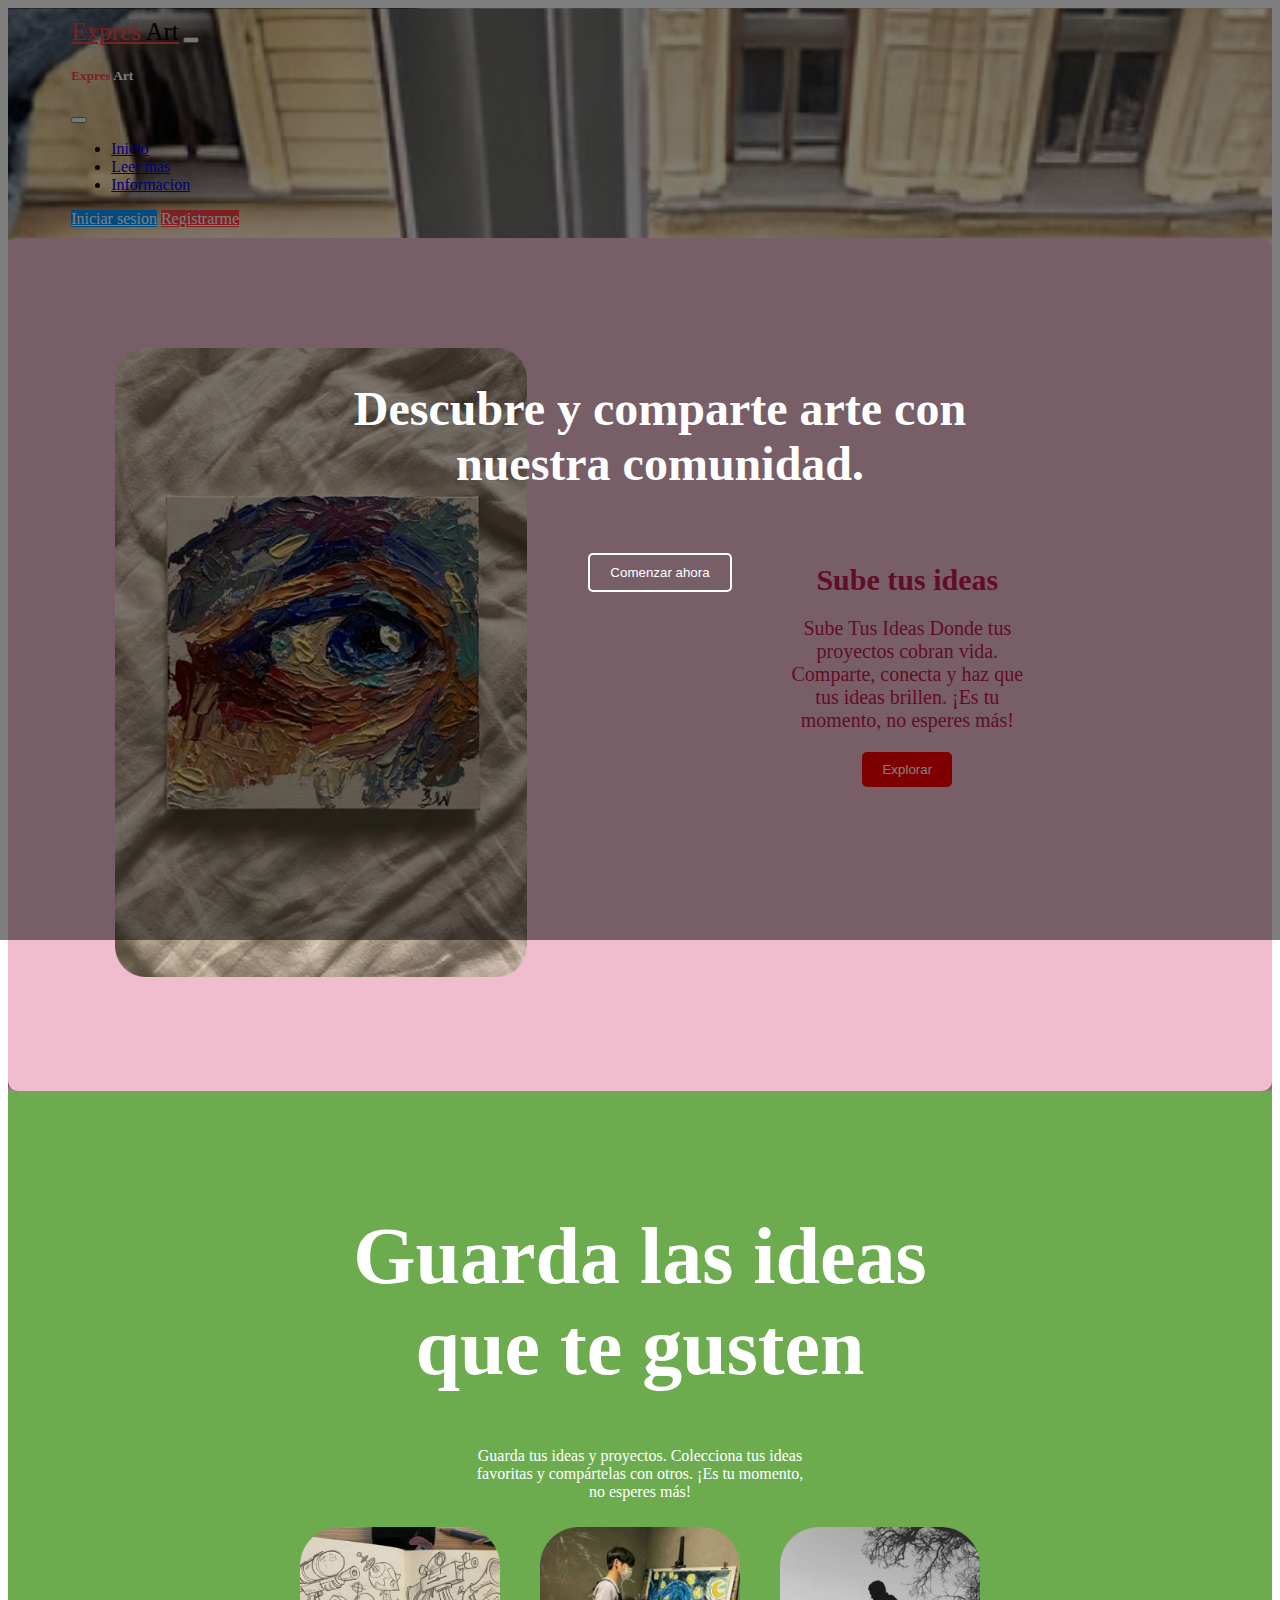
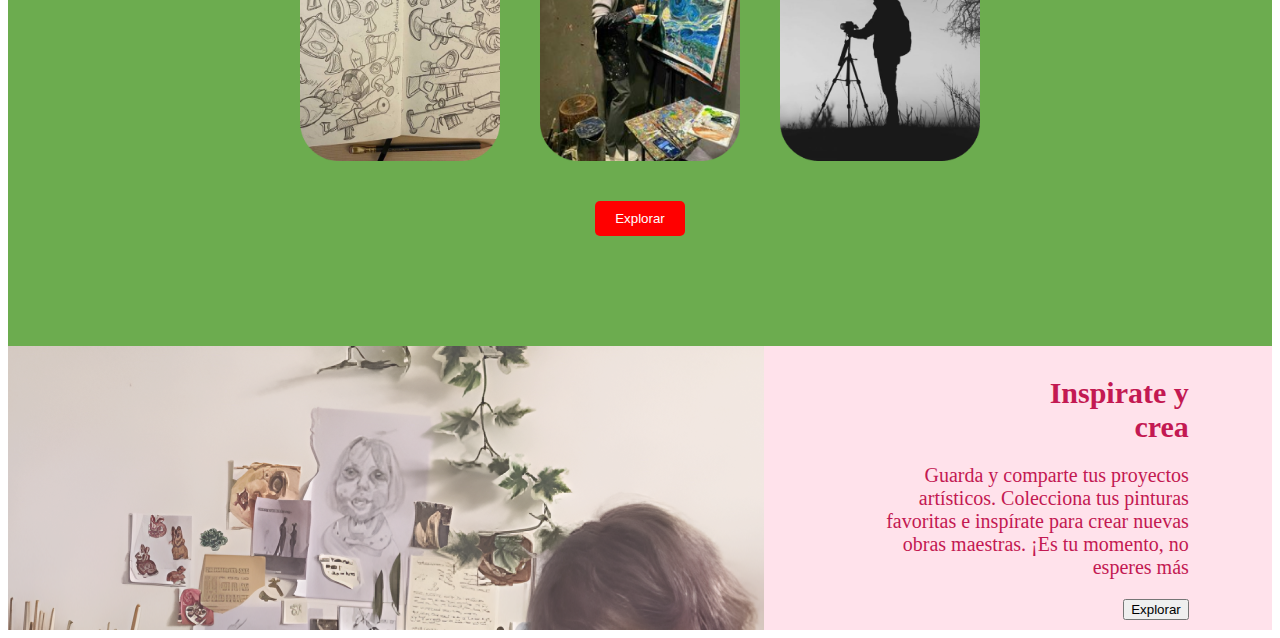
<file: Proyecto_Galeria/index.html>
<!doctype html>
<html lang="en">
    <head>
    <meta charset="utf-8">
    <meta name="viewport" content="width=device-width, initial-scale=1">
    <title>Galeria de arte</title>
    <link rel="icon" href="./LOGO_OFI.png">
    <link rel="stylesheet" href="./styles.css">
    <link href="https://cdn.jsdelivr.net/npm/bootstrap@5.3.2/dist/css/bootstrap.min.css" rel="stylesheet" integrity="sha384-T3c6CoIi6uLrA9TneNEoa7RxnatzjcDSCmG1MXxSR1GAsXEV/Dwwykc2MPK8M2HN" crossorigin="anonymous">
</head>
<body>
    <header class="vh-100">
        <nav class="navbar navbar-expand-lg bg-body-tertiary fixed-top" style="padding:  10px 5%;">
            <div class="container">
                <a class="navbar-brand fw-bold" href="#" style="color: #F94144; font-size: 25px;" >Expres <span style="color: black;">Art</span></a>
                <button class="navbar-toggler" type="button" data-bs-toggle="offcanvas" data-bs-target="#offcanvasDarkNavbar" aria-controls="offcanvasDarkNavbar" aria-label="Toggle navigation">
                    <span class="navbar-toggler-icon"></span>
                </button>
                <div class="offcanvas offcanvas-end text-bg-dark" tabindex="-1" id="offcanvasDarkNavbar" aria-labelledby="offcanvasDarkNavbarLabel">
                    <div class="offcanvas-header">
                        <h5 class="offcanvas-title fw-bold" id="offcanvasDarkNavbarLabel" style="color:#F94144">Expres <span style="color: rgb(255, 255, 255);">Art</span></h5>
                        <button type="button" class="btn-close btn-close-white" data-bs-dismiss="offcanvas" aria-label="Close"></button>
                    </div>
                    <div class="offcanvas-body d-flex flex-column flex-lg-row p-4 p-lg-0">
                        <ul class="navbar-nav justify-content-center align-items-center fs-5 flex-grow-1 pe-3">
                            <li class="nav-item">
                                <a class="nav-link " aria-current="page" href="#" >Inicio</a>
                            </li>
                            <li class="nav-item">
                                <a class="nav-link" href="#" >Leer mas</a>
                            </li>
                            <li class="nav-item">
                                <a class="nav-link" href="#">Informacion</a>
                            </li>
                        </ul>
                        <div class="d-flex flex-column flex-lg-row  justify-content-center align-items-center gap-3">
                            <a href="./inicio-sesion.html" class="tex-white text-decoration-none px-3 py-1 rounded-2" style="  background-color: #0496FF; color: white;" >Iniciar sesion</a>
                            <a href="#sign up" class="tex-white text-decoration-none px-3 py-1 rounded-2" style="background-color: #F94144; color: white;">Registrarme</a>
                        </div>
                    </div>
                </div>
            </div>
        </nav>

        <!-- seccion-1 -->
        <section class="contenedo h-100 d-flex align-items-center justify-content-center">
            <div class="cuadro-negro">
                <h1 class="text text-light text-center text-white" style="font-size: 48px;" >Descubre y comparte arte con <br> nuestra comunidad.</h1>
                <div>
                    <button class="boton">Comenzar ahora</button>
                </div>
            </div>
        </section>

        <!-- seccion 2 -->
        <section class="segunda-seccion">
            <div class="image-container">
                <img src="./img/img-1.png" alt="Artwork">
            </div>
            <div class="texto-contenedor">
                <h1>Sube tus ideas</h1>
                <p>Sube Tus Ideas Donde tus <br> proyectos cobran vida. <br> Comparte, conecta y haz que <br> tus ideas brillen.
                    ¡Es tu <br>momento, no esperes más!</p>
                    <button>Explorar</button>
                </div>
            </section>
            
            
            <!-- seccion 3 -->
            <section class="tercera-seccion">
                    <h1>Guarda las ideas <br> que te gusten</h1>
                    <p>Guarda tus ideas y proyectos. Colecciona tus ideas <br>favoritas y compártelas con otros. ¡Es tu momento, <br> no esperes más!</p>
                    <div class="tercera-seccion-img">
                        <img src="./img/img-2.png" alt="img-1">
                        <img src="./img/img-3.png" alt="img-2">
                        <img src="./img/img-4.png" alt="img-3">
                    </div>
                    <div class="tercera-seccion-boton">
                        <button>Explorar</button>
                    </div>
            </section>
            
            <!-- seccion 4 -->

            <section class="cuarta-seccion">
                <div class="contenido-seccion">
                    <h1>Inspirate y <br> crea</h1>
                    <p>Guarda y comparte tus proyectos  <br>artísticos. Colecciona tus pinturas  <br>favoritas e inspírate para crear nuevas <br> obras maestras. ¡Es tu momento, no <br> esperes más</p>
                    <button>Explorar</button>
                </div>

            </section>
    </header>

    <script src="https://cdn.jsdelivr.net/npm/bootstrap@5.3.2/dist/js/bootstrap.bundle.min.js" integrity="sha384-C6RzsynM9kWDrMNeT87bh95OGNyZPhcTNXj1NW7RuBCsyN/o0jlpcV8Qyq46cDfL" crossorigin="anonymous"></script>
</body>
</html>
</file>
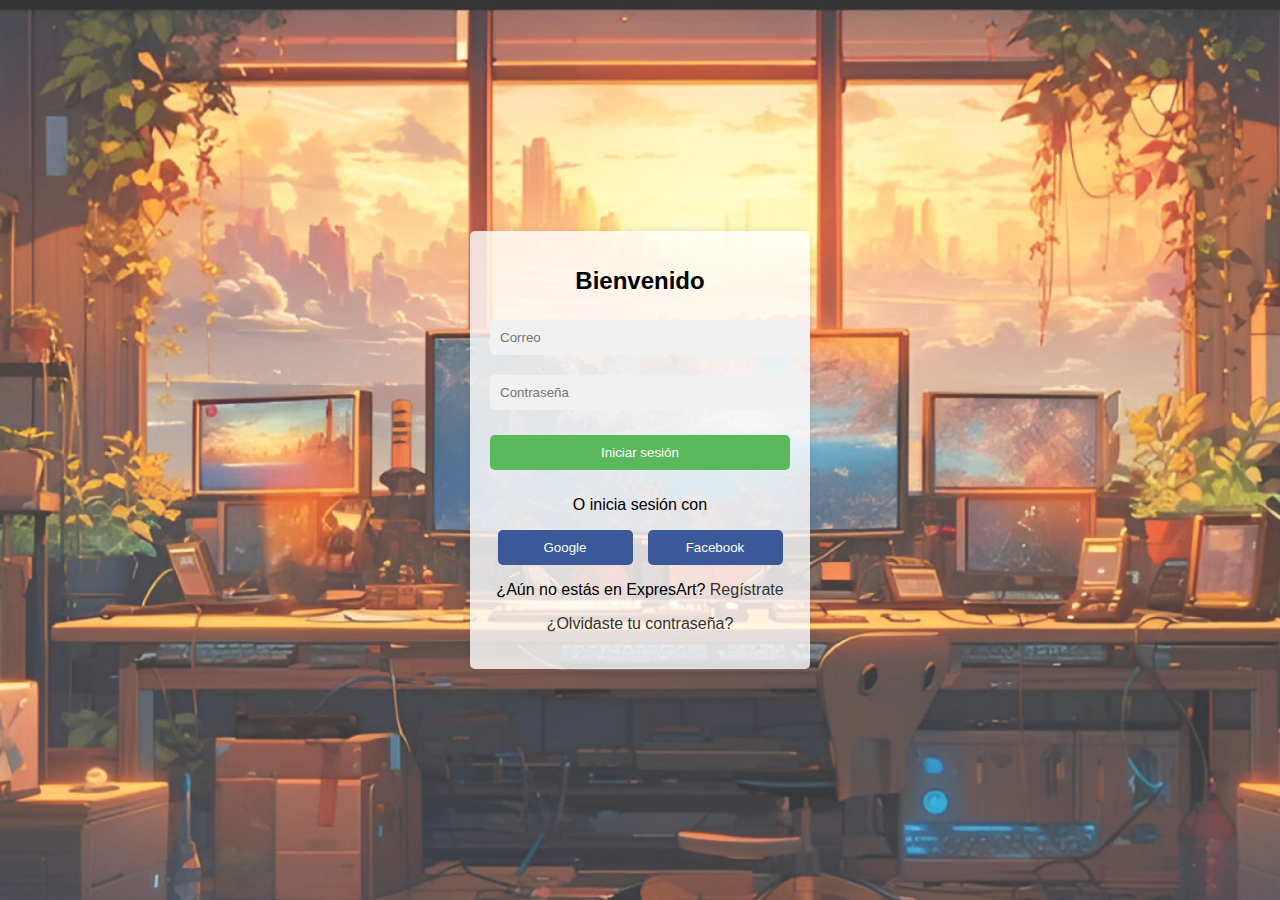
<file: BOCETO_PROYECT/iniciar-sesion.html>
<!DOCTYPE html>
<html lang="es">
<head>
    <meta charset="UTF-8">
    <meta name="viewport" content="width=device-width, initial-scale=1.0">
    <title>Página de Inicio</title>
    <link rel="stylesheet" href="./iniciar-sesion.css">
</head>
<body>
    <div class="container">
        <div class="login-box">
            <h1>Bienvenido</h1>
            <form>
                <div class="textbox">
                    <input type="text" placeholder="Correo" name="correo">
                </div>
                <div class="textbox">
                    <input type="password" placeholder="Contraseña" name="contrasena">
                </div>
                <button type="submit" class="btn">Iniciar sesión</button>
                <p>O inicia sesión con</p>
                <div class="social-login">
                    <button class="btn-google">Google</button>
                    <button class="btn-facebook">Facebook</button>
                </div>
                <p>¿Aún no estás en ExpresArt? <a href="#">Regístrate</a></p>
                <p><a href="#">¿Olvidaste tu contraseña?</a></p>
            </form>
        </div>
    </div>
</body>
</html>
</file>
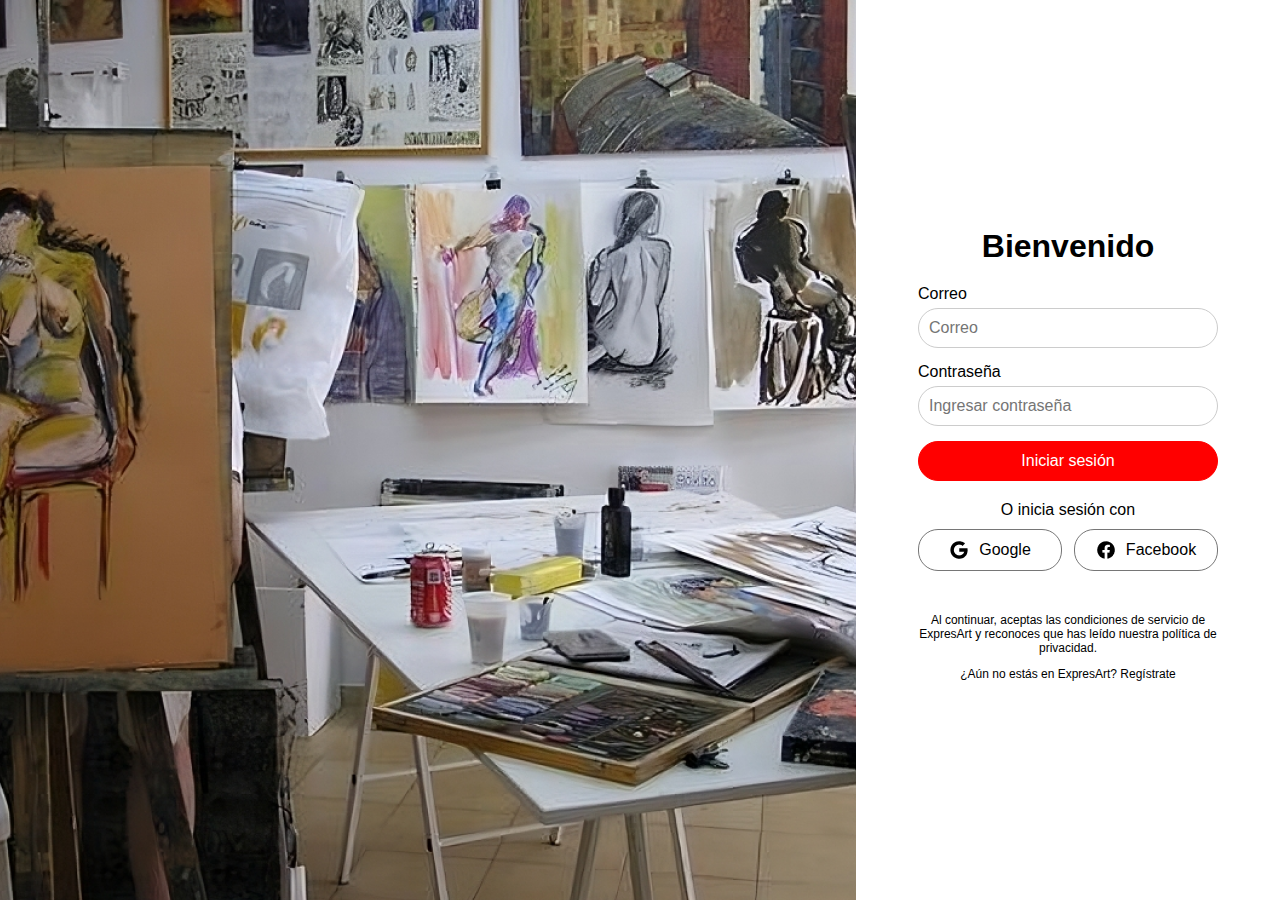
<file: Proyecto_Galeria/inicio-sesion.html>
<!DOCTYPE html>
<html lang="es">

<head>
  <meta charset="UTF-8">
  <meta name="viewport" content="width=device-width, initial-scale=1.0">
  <title>Login</title>
  <link rel="stylesheet" href="./inicio-sesion.css">
</head>

<body>
  <div class="container">
    <div class="imagen-section">
      <img src="./img/fondo-iniciar-sesion.png" alt="Art Studio">
    </div>
    <div class="login-section">
      <h1>Bienvenido</h1>
      <form action="#" method="POST">
        <label for="email">Correo</label>
        <input type="email" id="email" name="email" placeholder="Correo" required>
        <label for="password">Contraseña</label>
        <input type="password" id="password" name="password" placeholder="Ingresar contraseña" required>
        <button class="login-btn" type="submit">Iniciar sesión</button> <!-- Agrega la clase 'login-btn' aquí -->
      </form>
      <div class="social-login">
        <p>O inicia sesión con</p>
        <div class="social-buttons">
          <button class="google-btn">
            <img src="./icons/logo-google.png" alt="Google"> Google
          </button>
          <button class="facebook-btn">
            <img src="./icons/logo-facebook.png" alt="Facebook"> Facebook
          </button>
        </div>
      </div>
      <div class="footer">
        <p>Al continuar, aceptas las <a href="#">condiciones de servicio</a> de ExpresArt y reconoces que has leído
          nuestra <a href="#">política de privacidad</a>.</p>
        <p>¿Aún no estás en ExpresArt? <a href="./registro.html">Regístrate</a></p>
      </div>
    </div>
  </div>
</body>

</html>
</file>
<file: Proyecto_Galeria/styles.css>
header {
    background-image: url(./img/Fondo.png);
    background-size: cover;
    background-position: center;
}

header h1 {
    font-size: 5rem;
}



/* primera seccion */

.contenedor{
    position: relative;
    width: 100%;
    height: 100vh;
    overflow: hidden;
    display: flex;
    align-items: center;
    justify-content: center;
}

.cuadro-negro{
    position: absolute;
    top: 0;
    left: 0;
    width: 100%;
    height: 100%;
    background: rgba(0, 0, 0, 0.5); 
    display: flex;
    flex-direction: column;
    justify-content: center;
    align-items: center;
    text-align: center;
    color: white;
    z-index: 2;
}

.boton{
    margin-top: 30px;
}

.boton{
    padding: 10px 20px;
    border-radius: 10px;
    background-color: transparent;
    border: 2px solid white;
    color: white;
    border-radius: 5px;
}

.boton:hover{
    background-color:#000000 ;
}

.cuadro-negro{
    position: absolute;
    top: 0;
    left: 0;
    width: 100%;
    height: 100%;
    background: rgba(0, 0, 0, 0.5);
    display: flex;
    flex-direction: column;
    justify-content: center;
    align-items: center;
    text-align: center;
    color: white;
    padding: 20px;
}

  /* segunda seccion */

.segunda-seccion {
    display: flex;
    flex-direction: row;
    align-items: center;
    background-color: #f1bdce;
    padding: 110px 8.5%;
    border-radius: 10px;

}

.image-container {
    flex: 1;
    margin-right: 20px;
}

.image-container img {
    max-width: 80%;
    border-radius: 10px;
}

.texto-contenedor {
    flex: 1;
    text-align: center;
}

.texto-contenedor h1 {
    color: #C31952;
    font-size: 30px;
    margin-bottom: 10px;
}

.texto-contenedor p {
    color: #C31952;
    font-size:  20px;;
    margin-bottom: 20px;
}

.texto-contenedor button {
    background-color: #FF0000; 
    color: white;
    padding: 10px 20px;
    border: none;
    border-radius: 5px;
    cursor: pointer;
}

.texto-contenedor button:hover {
    background-color:#D40000 ;
}

  /* seccion-tercera */

.tercera-seccion{
    background-color:#6CAC4F;
    text-align: center;
    padding: 110px 15%; 
}

.tercera-seccion h1{
    color: #FFFFFF;
    margin-top: 10px;
}

.tercera-seccion p{
    color: #FFFFFF;
}

.tercera-seccion-img{
    display: flex;
    justify-content: center;
    gap: 20px;
    flex-wrap: wrap;
}
.tercera-seccion-img img{
    margin: 10px;
    max-width: 200px;
    height: auto;
    border-radius: 15px;
}

.tercera-seccion-boton{
    margin-top: 30px;
}
.tercera-seccion button {
    background-color: #FF0000; 
    color: white;
    padding: 10px 20px;
    border: none;
    border-radius: 5px;
    cursor: pointer;
}
.tercera-seccion button:hover {
    background-color: #CC0000;
}

/* cuarta seccion */

.cuarta-seccion{
    background-image: url(./img/Fondo_fond.png);
    background-repeat: no-repeat;
    background-color: #FFE2EB;
    width: 100%;
    height: 100%;
    text-align: center;

}

.contenido-seccion{
    text-align: end;
    text-align: end;
    margin: 0 20px;
    padding: 10px 5%;
}
.contenido-seccion h1{
    color: #C31952;
    font-size: 30px;
    margin-bottom: 10px;
}
.contenido-seccion p{
    color: #C31952;
    font-size:  20px;;
    margin-bottom: 20px;

}






@media(max-width:768px){
    .segunda-seccion {
        flex-direction: column;
        padding: 50px 10%;
}
.image-container{
    margin-right: 0;
    margin-bottom: 20px;
    }

    .image-container img{
        max-width: 100%;
    }
    .texto-contenedor p{
        font-size: 16px;
    }
    .texto-contenedor buttom { 
        font-size: 14px;
        padding: 10px 20px;
    }
}
</file>
<file: BOCETO_PROYECT/iniciar-sesion.css>
body {
    margin: 0;
    padding: 0;
    font-family: Arial, sans-serif;
    background: url('./fondo-iniciar-sesion\ 1.png') no-repeat center center fixed;
    background-size: cover;
    display: flex;
    justify-content: center;
    align-items: center;
    height: 100vh;
}

.container {
    background: rgba(255, 255, 255, 0.8);
    padding: 20px;
    border-radius: 5px;
    box-shadow: 0 0 10px rgba(0, 0, 0, 0.1);
    width: 300px;
    text-align: center;
}

.login-box h1 {
    margin-bottom: 20px;
    font-size: 24px;
}

.textbox {
    margin: 10px 0;
}

.textbox input {
    width: 100%;
    padding: 10px;
    margin: 5px 0;
    border: none;
    background: #f1f1f1;
    border-radius: 5px;
}

.btn {
    width: 100%;
    background: #5cb85c;
    border: none;
    padding: 10px;
    color: white;
    border-radius: 5px;
    cursor: pointer;
    margin: 10px 0;
}

.social-login {
    display: flex;
    justify-content: space-around;
    margin: 10px 0;
}

.btn-google, .btn-facebook {
    background: #4285F4; /* For Google button */
    background: #3b5998; /* For Facebook button */
    border: none;
    padding: 10px;
    color: white;
    border-radius: 5px;
    cursor: pointer;
    width: 45%;
}

p a {
    color: #333;
    text-decoration: none;
}

p a:hover {
    text-decoration: underline;
}
</file>
<file: Proyecto_Galeria/inicio-sesion.css>
body {
    margin: 0;
    font-family: Arial, sans-serif;
    overflow: hidden; /* Prevents overflow */
}

.container {
    display: flex;
    height: 100vh;
    width: 100vw;
    overflow: hidden; /* Prevents overflow */
}

.image-section {
    flex: 1;
    background: url('login.png') no-repeat center center;
    background-size: cover;
}

.login-section {
    flex: 1;
    display: flex;
    flex-direction: column;
    justify-content: center;
    align-items: center;
    padding: 20px;
    box-sizing: border-box;
    background-color: white; /* Ensures background is white */
}

.login-section h1 {
    margin-bottom: 20px;
}

.login-section form {
    width: 100%;
    max-width: 300px;
    display: flex;
    flex-direction: column;
}

.login-section label {
    margin-bottom: 5px;
}

.login-section input {
    margin-bottom: 15px;
    padding: 10px;
    font-size: 16px;
    border: 1px solid #ccc;
    border-radius: 20px; /* Borde más redondo */
}

.login-section .login-btn {
    padding: 10px;
    font-size: 16px;
    background-color: red; /* Cambio de color de fondo a rojo */
    color: white; /* Cambio de color de texto a blanco */
    border: 1px solid red; /* Borde con color rojo */
    border-radius: 20px; /* Borde más redondo */
    cursor: pointer;
}

.social-login {
    width: 100%;
    max-width: 300px;
    display: flex;
    flex-direction: column;
    align-items: center;
    margin: 20px 0;
}

.social-login p {
    margin: 0 0 10px;
}

.social-buttons {
    display: flex;
    justify-content: space-between;
    width: 100%;
}

.google-btn,
.facebook-btn {
    display: flex;
    align-items: center;
    justify-content: center;
    padding: 10px;
    font-size: 16px;
    margin-bottom: 10px;
    border: 1px solid #767676; /* Borde con color gris medio */
    border-radius: 20px; /* Borde más redondo */
    cursor: pointer;
    width: 48%; /* Adjusts width to fit two buttons side by side */
}

.google-btn {
    background-color: white;
    color: black;
}

.facebook-btn {
    background-color: white;
    color: black;
}

.google-btn img,
.facebook-btn img {
    margin-right: 10px;
    width: 20px;
    height: 20px;
}

.footer {
    width: 100%;
    max-width: 300px;
    text-align: center;
    font-size: 12px;
}

.footer a {
    color: black;
    text-decoration: none;
}
</file>
